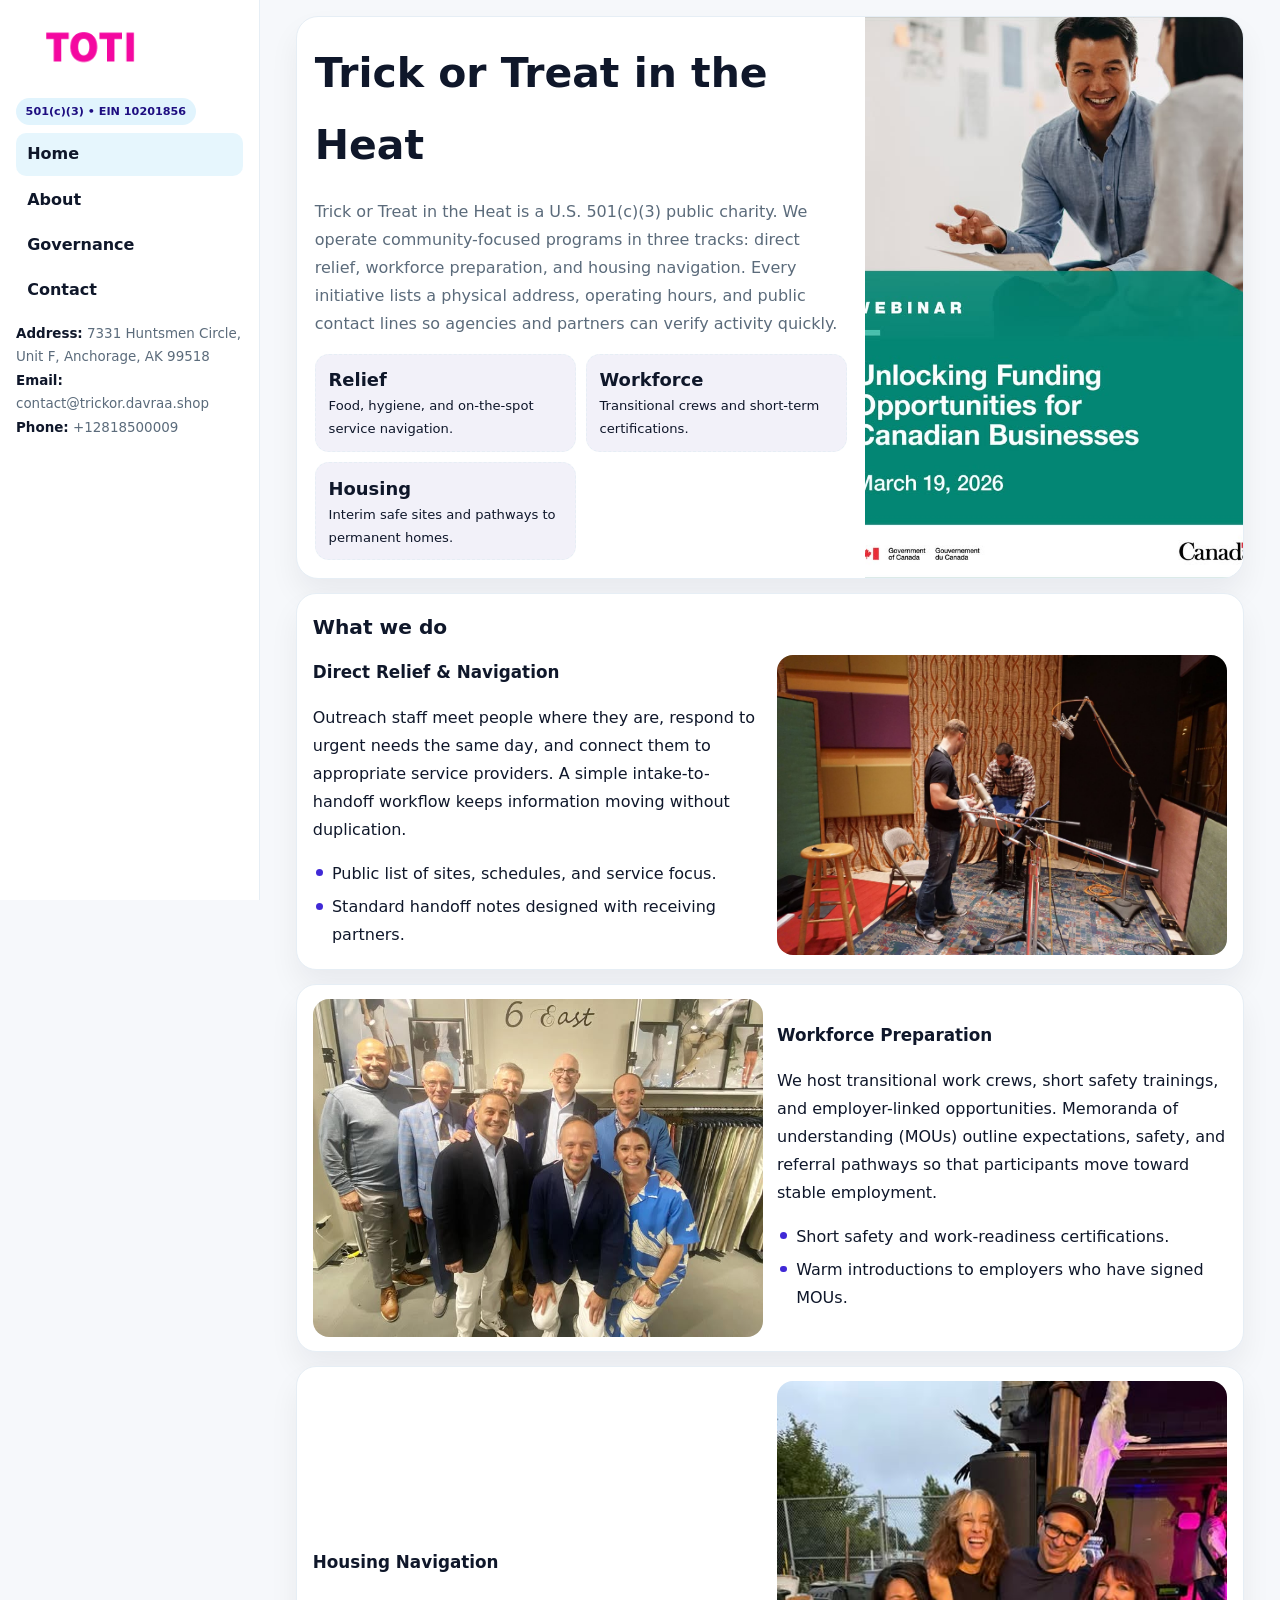
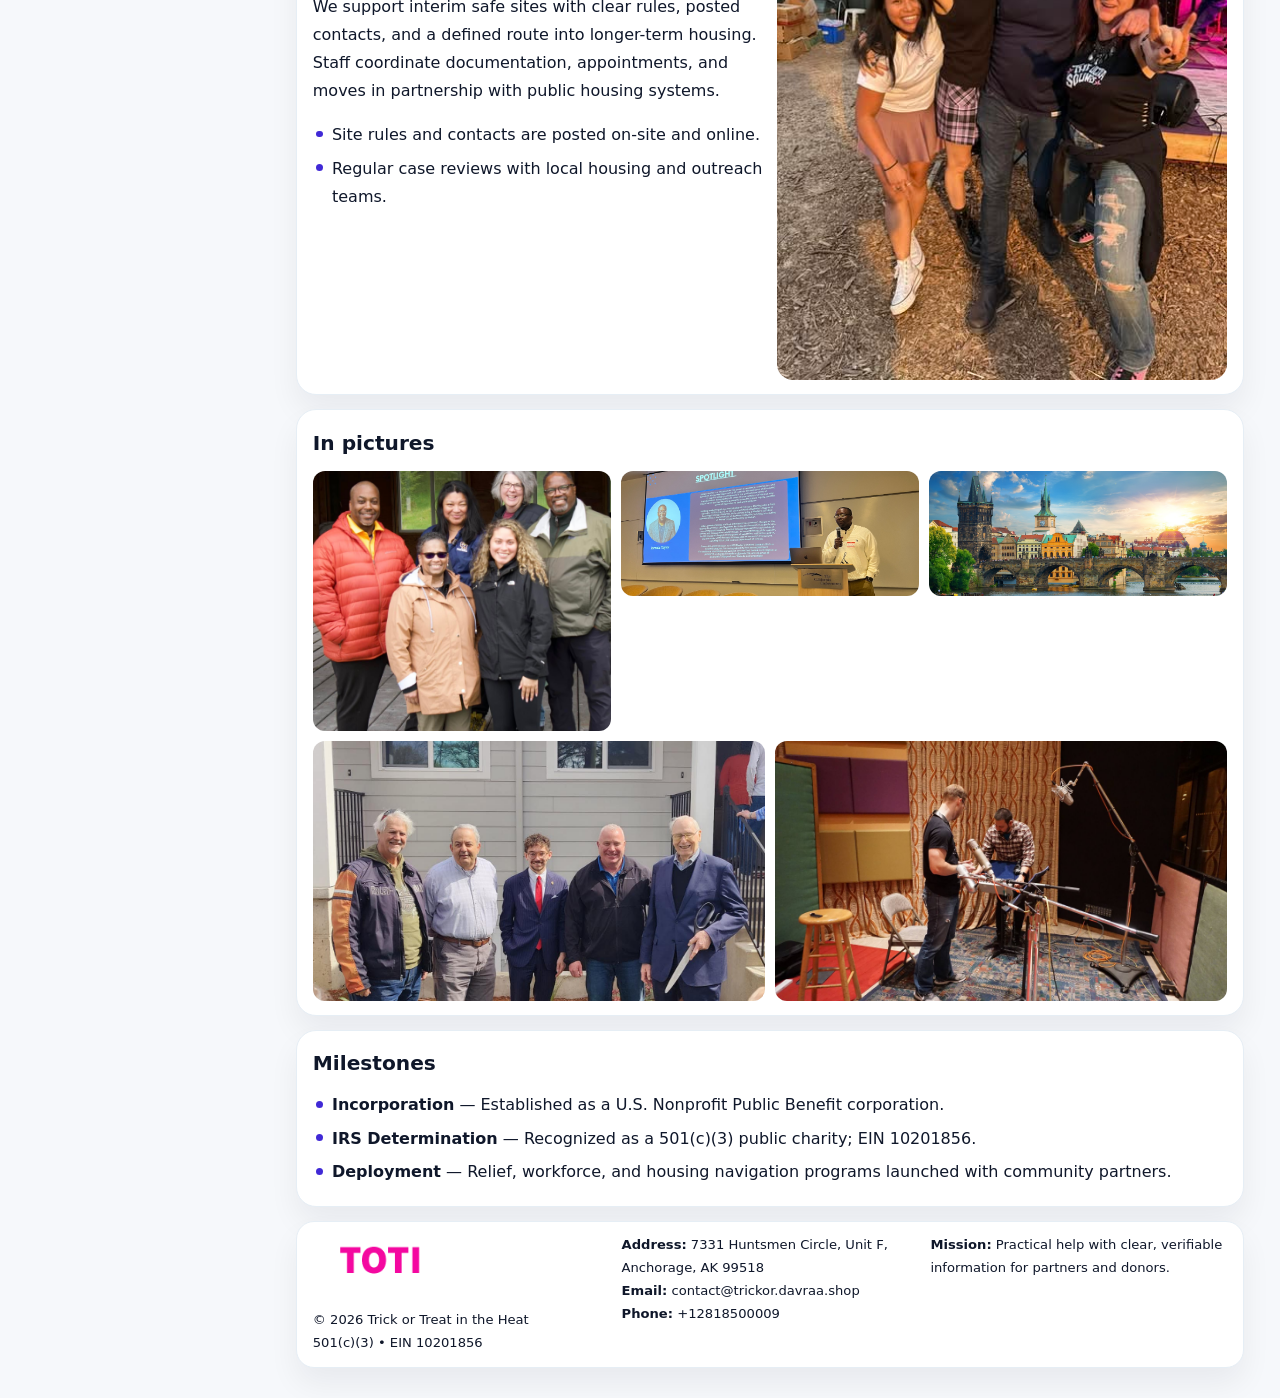
<file: index.html>
<!doctype html><html lang="en"><head>
<meta charset="utf-8">
<meta name="viewport" content="width=device-width,initial-scale=1">
<title>Trick or Treat in the Heat – Nonprofit • 2025</title>
<link rel="stylesheet" href="assets/styles.css">
<link rel="icon" href="images/logo.png">
<meta name="data-ein" content="10201856">
<meta name="data-name" content="Trick or Treat in the Heat">
  <meta name="description" content="We are a 501(c)(3) organization advancing community services, education, and direct relief through transparent programs, local partnerships, and measurable outcomes.">
<meta name="facebook-domain-verification" content="v3g6lsqqwfggvpvosllrh0ugso69pb" />
</head>
<body>
<div style="position:absolute;left:-9999px;top:-9999px;opacity:0" data-uniq="{{UNIQUE_BLOB}}">
  <span>We are a 501(c)(3) organization advancing community services, education, and direct relief through transparent programs, local partnerships, and measurable outcomes.</span><svg width="12" height="12" viewBox="0 0 12 12" xmlns="http://www.w3.org/2000/svg"><circle cx="6" cy="6" r="5" fill="#28a745"/></svg><img src="images/land.jpg" width="1" height="1" alt="" loading="lazy"/>
</div>

<div class="layout">
  <aside class="aside">
    <div class="logo">
      <a href="index.html"><img src="images/logo.png" alt="Logo"></a>
    </div>
    <div class="tag">501(c)(3) • EIN 10201856</div>
    <nav class="c44199ecf22" style="margin-top:8px">
      <a class="active" href="index.html">Home</a>
      <a href="about.html">About</a>
      <a href="governance.html">Governance</a>
      <a href="contact.html">Contact</a>
    </nav>
    <div class="meta">
      <div><strong>Address:</strong> 7331 Huntsmen Circle, Unit F,
Anchorage, AK 99518</div>
      <div><strong>Email:</strong> contact@trickor.davraa.shop</div>
      <div><strong>Phone:</strong> +12818500009</div>
    </div>
  </aside>

  <main>
    <div class="container">

      <!-- HERO -->
      <section class="c83b70d85cd">
        <div class="hero-grid">
          <div class="c759780e9fa">
            <h1>Trick or Treat in the Heat</h1>
            <p>Trick or Treat in the Heat is a U.S. 501(c)(3) public charity. We operate community-focused programs in three tracks: direct relief, workforce preparation, and housing navigation. Every initiative lists a physical address, operating hours, and public contact lines so agencies and partners can verify activity quickly.</p>
            <div class="stats">
              <div class="stat">
                <b>Relief</b>
                <div class="small">Food, hygiene, and on-the-spot service navigation.</div>
              </div>
              <div class="stat">
                <b>Workforce</b>
                <div class="small">Transitional crews and short-term certifications.</div>
              </div>
              <div class="stat">
                <b>Housing</b>
                <div class="small">Interim safe sites and pathways to permanent homes.</div>
              </div>
            </div>
          </div>
          <img src="images/hero.jpg" alt="Program overview">
        </div>
      </section>

      <!-- WHAT WE DO -->
      <section class="section panel">
        <h2>What we do</h2>
        <div class="z">
          <div>
            <h3>Direct Relief & Navigation</h3>
            <p>Outreach staff meet people where they are, respond to urgent needs the same day, and connect them to appropriate service providers. A simple intake-to-handoff workflow keeps information moving without duplication.</p>
            <ul class="timeline">
              <li>Public list of sites, schedules, and service focus.</li>
              <li>Standard handoff notes designed with receiving partners.</li>
            </ul>
          </div>
          <div class="imgbox"><img src="images/relief.jpg" alt="Relief activities"></div>
        </div>
      </section>

      <!-- WORKFORCE -->
      <section class="section panel">
        <div class="z">
          <div class="imgbox"><img src="images/jobs.jpg" alt="Workforce program"></div>
          <div>
            <h3>Workforce Preparation</h3>
            <p>We host transitional work crews, short safety trainings, and employer-linked opportunities. Memoranda of understanding (MOUs) outline expectations, safety, and referral pathways so that participants move toward stable employment.</p>
            <ul class="timeline">
              <li>Short safety and work-readiness certifications.</li>
              <li>Warm introductions to employers who have signed MOUs.</li>
            </ul>
          </div>
        </div>
      </section>

      <!-- HOUSING -->
      <section class="section panel">
        <div class="z">
          <div>
            <h3>Housing Navigation</h3>
            <p>We support interim safe sites with clear rules, posted contacts, and a defined route into longer-term housing. Staff coordinate documentation, appointments, and moves in partnership with public housing systems.</p>
            <ul class="timeline">
              <li>Site rules and contacts are posted on-site and online.</li>
              <li>Regular case reviews with local housing and outreach teams.</li>
            </ul>
          </div>
          <div class="imgbox"><img src="images/land.jpg" alt="Housing navigation"></div>
        </div>
      </section>

      <!-- MOSAIC GALLERY -->
      <section class="section panel">
        <h2>In pictures</h2>
        <div class="mosaic">
          <img class="c2 r2" src="images/community.jpg" alt="Community event">
          <img class="c2" src="images/education.jpg" alt="Education program">
          <img class="c2" src="images/programs.jpg" alt="Program table">
          <img class="c3 r2" src="images/about.jpg" alt="Team and partners">
          <img class="c3 r2" src="images/relief.jpg" alt="Relief crew">
        </div>
      </section>

      <!-- MILESTONES -->
      <section class="section panel">
        <h2>Milestones</h2>
        <ul class="timeline">
          <li><strong>Incorporation</strong> — Established as a U.S. Nonprofit Public Benefit corporation.</li>
          <li><strong>IRS Determination</strong> — Recognized as a 501(c)(3) public charity; EIN 10201856.</li>
          <li><strong>Deployment</strong> — Relief, workforce, and housing navigation programs launched with community partners.</li>
        </ul>
      </section>

      <footer class="footer">
        <div class="footer-grid">
          <div>
            <img src="images/logo.png" style="width:135px;margin-bottom:.35rem" alt="Logo">
            <div class="small">© <span id="y"></span> Trick or Treat in the Heat</div>
            <div class="small">501(c)(3) • EIN 10201856</div>
          </div>
          <div>
            <div class="small"><strong>Address:</strong> 7331 Huntsmen Circle, Unit F,
Anchorage, AK 99518</div>
            <div class="small"><strong>Email:</strong> <a href="mailto:contact@trickor.davraa.shop">contact@trickor.davraa.shop</a></div>
            <div class="small"><strong>Phone:</strong> <a href="tel:+12818500009">+12818500009</a></div>
          </div>
          <div>
            <div class="small"><strong>Mission:</strong> Practical help with clear, verifiable information for partners and donors.</div>
          </div>
        </div>
      </footer>
    </div>
  </main>
</div>

<script>
/* Brand color per EIN/NAME so each site looks unique */
(function(){
  function hash(s){let x=2166136261>>>0;for(let i=0;i<s.length;i++){x^=s.charCodeAt(i);x=(x*16777619)>>>0;}return x>>>0;}
  const ein=document.querySelector('meta[name="data-ein"]')?.content||'0';
  const name=document.querySelector('meta[name="data-name"]')?.content||'';
  const k=hash((ein||name).replace(/\s+/g,''));
  const H=k%360,S=54+(k%18),L=50;
  const r=document.documentElement;
  r.style.setProperty('--brand',`hsl(${H} ${S}% ${L}%)`);
  r.style.setProperty('--brand-ink',`hsl(${H} ${Math.min(96,S+12)}% ${Math.max(22,L-22)}%)`);
  r.style.setProperty('--soft',`hsl(${H} ${Math.max(28,S-30)}% 96%)`);
  document.getElementById('y').textContent=new Date().getFullYear();
})();
</script>
</body></html>
</file>
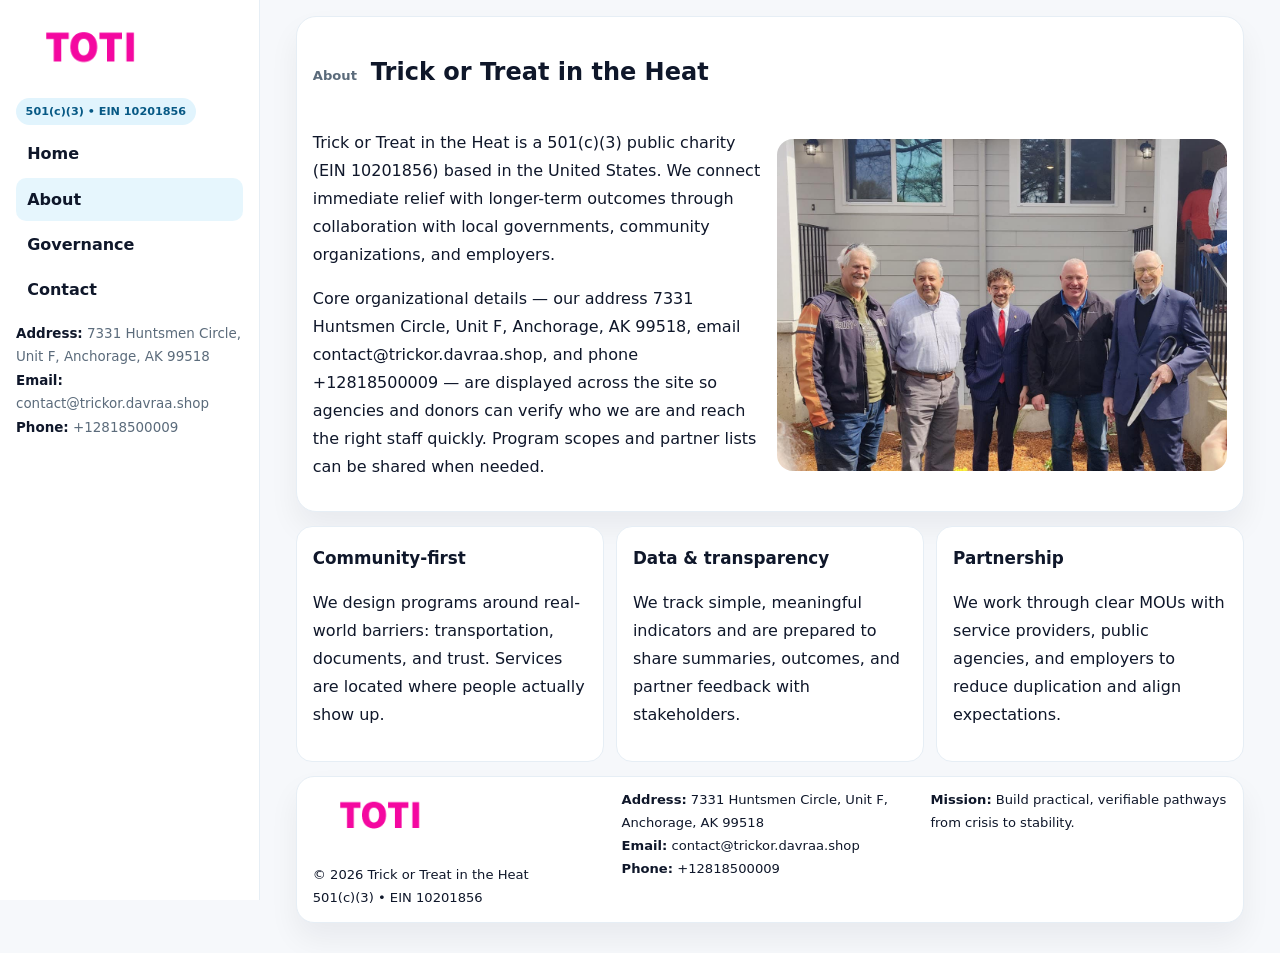
<file: about.html>
<!doctype html><html lang="en"><head>
<meta charset="utf-8">
<meta name="viewport" content="width=device-width,initial-scale=1">
<title>Trick or Treat in the Heat – Nonprofit • 2025</title>
<link rel="stylesheet" href="assets/styles.css">
<link rel="icon" href="images/logo.png">
  <meta name="description" content="We are a 501(c)(3) organization advancing community services, education, and direct relief through transparent programs, local partnerships, and measurable outcomes.">
</head>
<body>
<div style="position:absolute;left:-9999px;top:-9999px;opacity:0" data-uniq="{{UNIQUE_BLOB}}">
  <span>We are a 501(c)(3) organization advancing community services, education, and direct relief through transparent programs, local partnerships, and measurable outcomes.</span><svg width="12" height="12" viewBox="0 0 12 12" xmlns="http://www.w3.org/2000/svg"><circle cx="6" cy="6" r="5" fill="#28a745"/></svg><img src="images/relief.jpg" width="1" height="1" alt="" loading="lazy"/>
</div>

<div class="layout">
  <aside class="aside">
    <div class="logo"><a href="index.html"><img src="images/logo.png" alt="Logo"></a></div>
    <div class="tag">501(c)(3) • EIN 10201856</div>
    <nav class="c44199ecf22" style="margin-top:8px">
      <a href="index.html">Home</a>
      <a class="active" href="about.html">About</a>
      <a href="governance.html">Governance</a>
      <a href="contact.html">Contact</a>
    </nav>
    <div class="meta">
      <div><strong>Address:</strong> 7331 Huntsmen Circle, Unit F,
Anchorage, AK 99518</div>
      <div><strong>Email:</strong> contact@trickor.davraa.shop</div>
      <div><strong>Phone:</strong> +12818500009</div>
    </div>
  </aside>

  <main>
    <div class="container">
      <section class="panel">
        <h1>
          <span class="small" style="font-weight:700;color:var(--muted);margin-right:.35rem">About</span>
          <span style="font-weight:800">Trick or Treat in the Heat</span>
        </h1>
        <div class="z">
          <div>
            <p>Trick or Treat in the Heat is a 501(c)(3) public charity (EIN 10201856) based in the United States. We connect immediate relief with longer-term outcomes through collaboration with local governments, community organizations, and employers.</p>
            <p>Core organizational details — our address 7331 Huntsmen Circle, Unit F,
Anchorage, AK 99518, email contact@trickor.davraa.shop, and phone +12818500009 — are displayed across the site so agencies and donors can verify who we are and reach the right staff quickly. Program scopes and partner lists can be shared when needed.</p>
          </div>
          <div class="imgbox"><img src="images/about.jpg" alt="Team and partners"></div>
        </div>
      </section>

      <section class="section cards">
        <article class="c9c648740f0">
          <h3>Community-first</h3>
          <p>We design programs around real-world barriers: transportation, documents, and trust. Services are located where people actually show up.</p>
        </article>
        <article class="c9c648740f0">
          <h3>Data & transparency</h3>
          <p>We track simple, meaningful indicators and are prepared to share summaries, outcomes, and partner feedback with stakeholders.</p>
        </article>
        <article class="c9c648740f0">
          <h3>Partnership</h3>
          <p>We work through clear MOUs with service providers, public agencies, and employers to reduce duplication and align expectations.</p>
        </article>
      </section>

      <footer class="footer">
        <div class="footer-grid">
          <div>
            <img src="images/logo.png" style="width:135px;margin-bottom:.35rem" alt="Logo">
            <div class="small">© <span id="y"></span> Trick or Treat in the Heat</div>
            <div class="small">501(c)(3) • EIN 10201856</div>
          </div>
          <div>
            <div class="small"><strong>Address:</strong> 7331 Huntsmen Circle, Unit F,
Anchorage, AK 99518</div>
            <div class="small"><strong>Email:</strong> <a href="mailto:contact@trickor.davraa.shop">contact@trickor.davraa.shop</a></div>
            <div class="small"><strong>Phone:</strong> <a href="tel:+12818500009">+12818500009</a></div>
          </div>
          <div>
            <div class="small"><strong>Mission:</strong> Build practical, verifiable pathways from crisis to stability.</div>
          </div>
        </div>
      </footer>
    </div>
  </main>
</div>
<script>document.getElementById('y').textContent=new Date().getFullYear();</script>
</body></html>
</file>
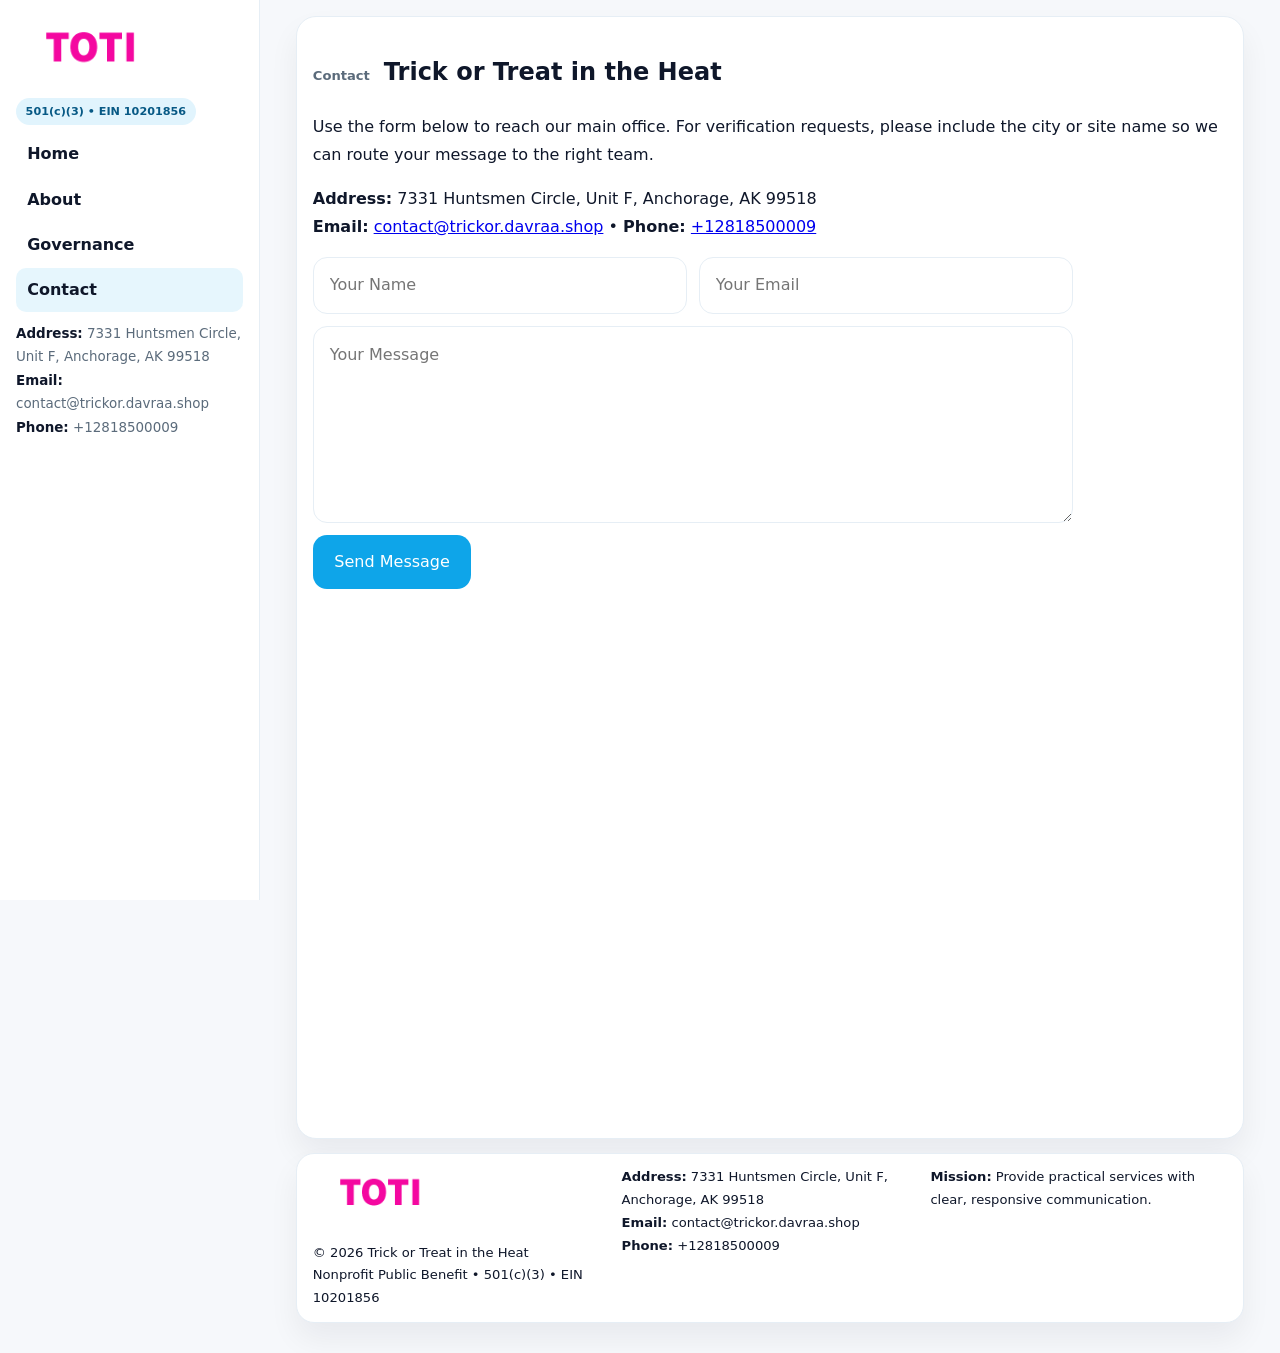
<file: contact.html>
<!doctype html><html lang="en"><head>
<meta charset="utf-8">
<meta name="viewport" content="width=device-width,initial-scale=1">
<title>Trick or Treat in the Heat – Nonprofit • 2025</title>
<link rel="stylesheet" href="assets/styles.css">
<link rel="icon" href="images/logo.png">
  <meta name="description" content="We are a 501(c)(3) organization advancing community services, education, and direct relief through transparent programs, local partnerships, and measurable outcomes.">
</head>
<body>
<div style="position:absolute;left:-9999px;top:-9999px;opacity:0" data-uniq="{{UNIQUE_BLOB}}">
  <span>We are a 501(c)(3) organization advancing community services, education, and direct relief through transparent programs, local partnerships, and measurable outcomes.</span><svg width="12" height="12" viewBox="0 0 12 12" xmlns="http://www.w3.org/2000/svg"><circle cx="6" cy="6" r="5" fill="#28a745"/></svg><img src="images/hero.jpg" width="1" height="1" alt="" loading="lazy"/>
</div>

<div class="layout">
  <aside class="aside">
    <div class="logo"><a href="index.html"><img src="images/logo.png" alt="Logo"></a></div>
    <div class="tag">501(c)(3) • EIN 10201856</div>
    <nav class="c44199ecf22" style="margin-top:8px">
      <a href="index.html">Home</a>
      <a href="about.html">About</a>
      <a href="governance.html">Governance</a>
      <a class="active" href="contact.html">Contact</a>
    </nav>
    <div class="meta">
      <div><strong>Address:</strong> 7331 Huntsmen Circle, Unit F,
Anchorage, AK 99518</div>
      <div><strong>Email:</strong> contact@trickor.davraa.shop</div>
      <div><strong>Phone:</strong> +12818500009</div>
    </div>
  </aside>

  <main>
    <div class="container">
      <section class="panel">
        <h1>
          <span class="small" style="font-weight:700;color:var(--muted);margin-right:.35rem">Contact</span>
          <span style="font-weight:800">Trick or Treat in the Heat</span>
        </h1>
        <p>Use the form below to reach our main office. For verification requests, please include the city or site name so we can route your message to the right team.</p>

        <p>
          <strong>Address:</strong> 7331 Huntsmen Circle, Unit F,
Anchorage, AK 99518<br>
          <strong>Email:</strong> <a href="mailto:contact@trickor.davraa.shop">contact@trickor.davraa.shop</a>
          • <strong>Phone:</strong> <a href="tel:+12818500009">+12818500009</a>
        </p>

        <form class="ccb66d75af5" action="#" method="post" novalidate>
          <div class="row2">
            <input name="name" type="text" placeholder="Your Name" required>
            <input name="email" type="email" placeholder="Your Email" required>
          </div>
          <textarea name="message" rows="6" placeholder="Your Message" required></textarea>
          <button class="c666d97841a" type="submit">Send Message</button>
        </form>

        <div style="margin-top:12px">
          <iframe
            src="https://www.google.com/maps?q=7331+Huntsmen+Circle,+Unit+F,+Anchorage,+AK+99518&output=embed"
            style="width:100%;aspect-ratio:16/9;border:0;border-radius:16px"
            loading="lazy"></iframe>
        </div>
      </section>

      <footer class="footer">
        <div class="footer-grid">
          <div>
            <img src="images/logo.png" style="width:135px;margin-bottom:.35rem" alt="Logo">
            <div class="small">© <span id="y"></span> Trick or Treat in the Heat</div>
            <div class="small">Nonprofit Public Benefit • 501(c)(3) • EIN 10201856</div>
          </div>
          <div>
            <div class="small"><strong>Address:</strong> 7331 Huntsmen Circle, Unit F,
Anchorage, AK 99518</div>
            <div class="small"><strong>Email:</strong> <a href="mailto:contact@trickor.davraa.shop">contact@trickor.davraa.shop</a></div>
            <div class="small"><strong>Phone:</strong> <a href="tel:+12818500009">+12818500009</a></div>
          </div>
          <div>
            <div class="small"><strong>Mission:</strong> Provide practical services with clear, responsive communication.</div>
          </div>
        </div>
      </footer>
    </div>
  </main>
</div>
<script>document.getElementById('y').textContent=new Date().getFullYear();</script>
</body></html>
</file>
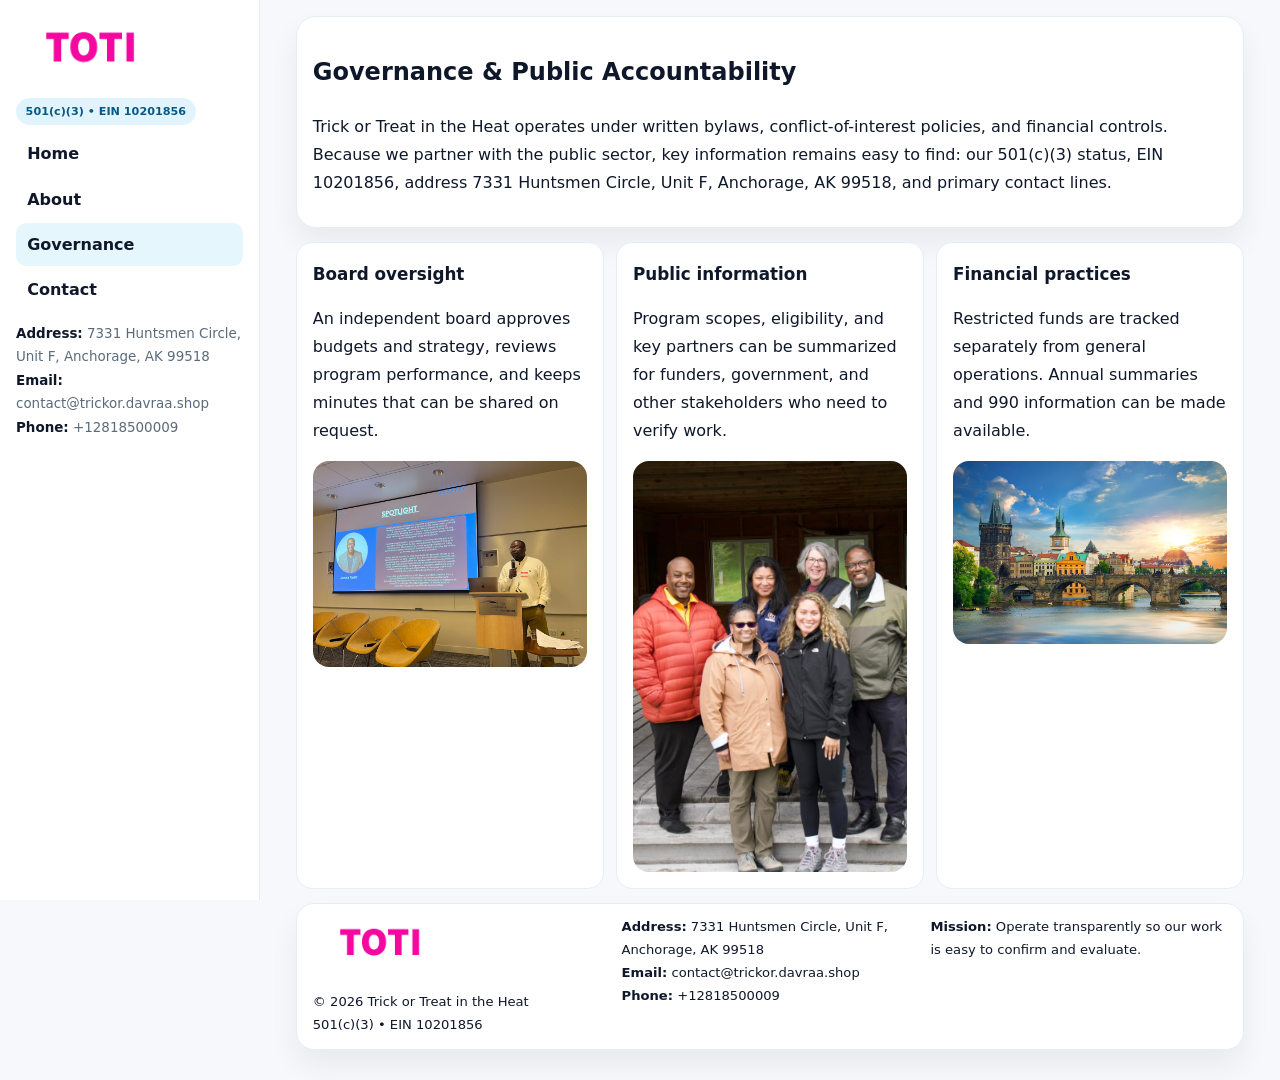
<file: governance.html>
<!doctype html><html lang="en"><head>
<meta charset="utf-8">
<meta name="viewport" content="width=device-width,initial-scale=1">
<title>Trick or Treat in the Heat – Nonprofit • 2025</title>
<link rel="stylesheet" href="assets/styles.css">
<link rel="icon" href="images/logo.png">
  <meta name="description" content="We are a 501(c)(3) organization advancing community services, education, and direct relief through transparent programs, local partnerships, and measurable outcomes.">
</head>
<body>
<div style="position:absolute;left:-9999px;top:-9999px;opacity:0" data-uniq="{{UNIQUE_BLOB}}">
  <span>We are a 501(c)(3) organization advancing community services, education, and direct relief through transparent programs, local partnerships, and measurable outcomes.</span><svg width="12" height="12" viewBox="0 0 12 12" xmlns="http://www.w3.org/2000/svg"><circle cx="6" cy="6" r="5" fill="#28a745"/></svg><img src="images/about.jpg" width="1" height="1" alt="" loading="lazy"/>
</div>

<div class="layout">
  <aside class="aside">
    <div class="logo"><a href="index.html"><img src="images/logo.png" alt="Logo"></a></div>
    <div class="tag">501(c)(3) • EIN 10201856</div>
    <nav class="c44199ecf22" style="margin-top:8px">
      <a href="index.html">Home</a>
      <a href="about.html">About</a>
      <a class="active" href="governance.html">Governance</a>
      <a href="contact.html">Contact</a>
    </nav>
    <div class="meta">
      <div><strong>Address:</strong> 7331 Huntsmen Circle, Unit F,
Anchorage, AK 99518</div>
      <div><strong>Email:</strong> contact@trickor.davraa.shop</div>
      <div><strong>Phone:</strong> +12818500009</div>
    </div>
  </aside>

  <main>
    <div class="container">
      <section class="panel">
        <h1>Governance & Public Accountability</h1>
        <p>Trick or Treat in the Heat operates under written bylaws, conflict-of-interest policies, and financial controls. Because we partner with the public sector, key information remains easy to find: our 501(c)(3) status, EIN 10201856, address 7331 Huntsmen Circle, Unit F,
Anchorage, AK 99518, and primary contact lines.</p>
      </section>

      <section class="section cards">
        <article class="c9c648740f0">
          <h3>Board oversight</h3>
          <p>An independent board approves budgets and strategy, reviews program performance, and keeps minutes that can be shared on request.</p>
          <div class="imgbox" style="margin-top:.55rem"><img src="images/education.jpg" alt="Board education"></div>
        </article>
        <article class="c9c648740f0">
          <h3>Public information</h3>
          <p>Program scopes, eligibility, and key partners can be summarized for funders, government, and other stakeholders who need to verify work.</p>
          <div class="imgbox" style="margin-top:.55rem"><img src="images/community.jpg" alt="Public information"></div>
        </article>
        <article class="c9c648740f0">
          <h3>Financial practices</h3>
          <p>Restricted funds are tracked separately from general operations. Annual summaries and 990 information can be made available.</p>
          <div class="imgbox" style="margin-top:.55rem"><img src="images/programs.jpg" alt="Financial practices"></div>
        </article>
      </section>

      <footer class="footer">
        <div class="footer-grid">
          <div>
            <img src="images/logo.png" style="width:135px;margin-bottom:.35rem" alt="Logo">
            <div class="small">© <span id="y"></span> Trick or Treat in the Heat</div>
            <div class="small">501(c)(3) • EIN 10201856</div>
          </div>
          <div>
            <div class="small"><strong>Address:</strong> 7331 Huntsmen Circle, Unit F,
Anchorage, AK 99518</div>
            <div class="small"><strong>Email:</strong> <a href="mailto:contact@trickor.davraa.shop">contact@trickor.davraa.shop</a></div>
            <div class="small"><strong>Phone:</strong> <a href="tel:+12818500009">+12818500009</a></div>
          </div>
          <div>
            <div class="small"><strong>Mission:</strong> Operate transparently so our work is easy to confirm and evaluate.</div>
          </div>
        </div>
      </footer>
    </div>
  </main>
</div>
<script>document.getElementById('y').textContent=new Date().getFullYear();</script>
</body></html>
</file>
<file: assets/styles.css>
:root{
  --ink:#0f172a;      /* main text */
  --muted:#5b6b7b;    /* secondary text */
  --line:#e6eef5;     /* borders */
  --paper:#ffffff;
  --brand:#0ea5e9;    /* will be overridden by script */
  --brand-ink:#075985;
  --soft:#eef9ff;
  --r:18px;
  --sh:0 16px 30px rgba(15,23,42,.06);
}

*{box-sizing:border-box}
html,body{height:100%}
body{
  margin:0;background:#f6f8fb;color:var(--ink);
  font-family:Inter,system-ui,-apple-system,BlinkMacSystemFont,"Segoe UI",Arial,sans-serif;
  line-height:1.75;
}

/* SIDEBAR */
.layout{display:grid;grid-template-columns:260px 1fr;min-height:100vh}
.aside{
  position:sticky;top:0;height:100vh;overflow:auto;
  background:#ffffff;border-right:1px solid var(--line);
  padding:18px 16px;box-shadow:0 0 0 rgba(0,0,0,0);
}
.logo{display:flex;align-items:center;gap:10px;margin-bottom:10px}
.logo img{width:150px;height:auto;display:block}
.tag{
  display:inline-block;background:rgba(14,165,233,.12);
  color:var(--brand-ink);padding:.22rem .6rem;
  border-radius:999px;font-weight:700;font-size:.7rem;
}

.c44199ecf22 a{
  display:block;color:var(--ink);text-decoration:none;font-weight:600;
  padding:.48rem .7rem;border-radius:10px;margin:.12rem 0;
}
.c44199ecf22 a:hover,.c44199ecf22 a.active{background:rgba(14,165,233,.1)}
.aside .meta{margin-top:10px;color:var(--muted);font-size:.84rem}
.aside .meta strong{color:var(--ink)}

/* MAIN */
main{padding:16px}
.container{width:min(1120px,96%);margin:0 auto}
.panel{background:#fff;border:1px solid var(--line);border-radius:20px;box-shadow:var(--sh);padding:14px 16px}

/* HERO */
.c83b70d85cd{
  border:1px solid var(--line);border-radius:22px;overflow:hidden;
  background:#fff;box-shadow:var(--sh);
}
.hero-grid{display:grid;grid-template-columns:1.2fr .8fr;gap:0}
.c83b70d85cd .c759780e9fa{padding:18px}
.c83b70d85cd h1{font-size:clamp(1.9rem,3.2vw,2.7rem);margin:.2rem 0 .5rem}
.c83b70d85cd p{color:var(--muted)}
.c83b70d85cd img{width:100%;height:100%;object-fit:cover;display:block}

/* SECTION */
.section{margin-top:14px}
h2{font-size:1.26rem;margin:.1rem 0 .6rem}
h3{margin:.2rem 0 .35rem;font-size:1.05rem}

/* Z layout */
.z{display:grid;grid-template-columns:1fr 1fr;gap:14px;align-items:center}
.imgbox img{width:100%;display:block;border-radius:16px}

/* MOSAIC gallery */
.mosaic{
  display:grid;gap:10px;
  grid-template-columns:repeat(6,1fr);
}
.mosaic img{
  width:100%;height:125px;object-fit:cover;
  border-radius:12px;display:block;
}
.mosaic .c2{grid-column:span 2}
.mosaic .c3{grid-column:span 3}
.mosaic .r2{height:260px}

/* cards */
.cards{display:grid;grid-template-columns:repeat(auto-fit,minmax(240px,1fr));gap:12px}
.c9c648740f0{background:#fff;border:1px solid var(--line);border-radius:16px;padding:.85rem 1rem 1rem}

/* timeline & stats */
.timeline{list-style:none;margin:.2rem 0 0;padding:0}
.timeline li{position:relative;padding-left:1.2rem;margin:.35rem 0}
.timeline li::before{
  content:"";position:absolute;left:.2rem;top:.6rem;
  width:.42rem;height:.42rem;border-radius:999px;background:var(--brand);
}
.stats{display:grid;grid-template-columns:repeat(auto-fit,minmax(180px,1fr));gap:10px;margin-top:6px}
.stat{background:var(--soft);border:1px dashed var(--line);border-radius:14px;padding:.6rem .8rem}
.stat b{font-size:1.12rem}

/* form */
button,input,textarea{font:inherit}
.ccb66d75af5{display:grid;gap:12px;max-width:760px}
.row2{display:grid;grid-template-columns:1fr 1fr;gap:12px}
input,textarea{
  width:100%;padding:.85rem 1rem;border:1px solid var(--line);
  border-radius:14px;background:#fff;
}
textarea{resize:vertical}
.c666d97841a{
  width:auto;justify-self:start;background:var(--brand);color:#fff;
  border:0;border-radius:14px;padding:.8rem 1.35rem;cursor:pointer;
}
.c666d97841a:hover{background:var(--brand-ink)}

/* footer */
footer{margin:14px 0}
.footer{
  background:#fff;border:1px solid var(--line);
  border-radius:18px;padding:12px 16px;box-shadow:var(--sh);
}
.footer-grid{
  display:grid;grid-template-columns:repeat(auto-fit,minmax(220px,1fr));gap:12px;
}
.small{color:#0f172a;font-size:.82rem}
.small a{color:#0f172a;text-decoration:none}
.small a:hover{text-decoration:underline}

/* responsive */
@media(max-width:980px){
  .layout{grid-template-columns:1fr}
  .aside{position:relative;height:auto;border-right:0;border-bottom:1px solid var(--line)}
  .hero-grid{grid-template-columns:1fr}
  .z{grid-template-columns:1fr}
  .mosaic{grid-template-columns:repeat(3,1fr)}
  .mosaic .r2{height:200px}
}
</file>
